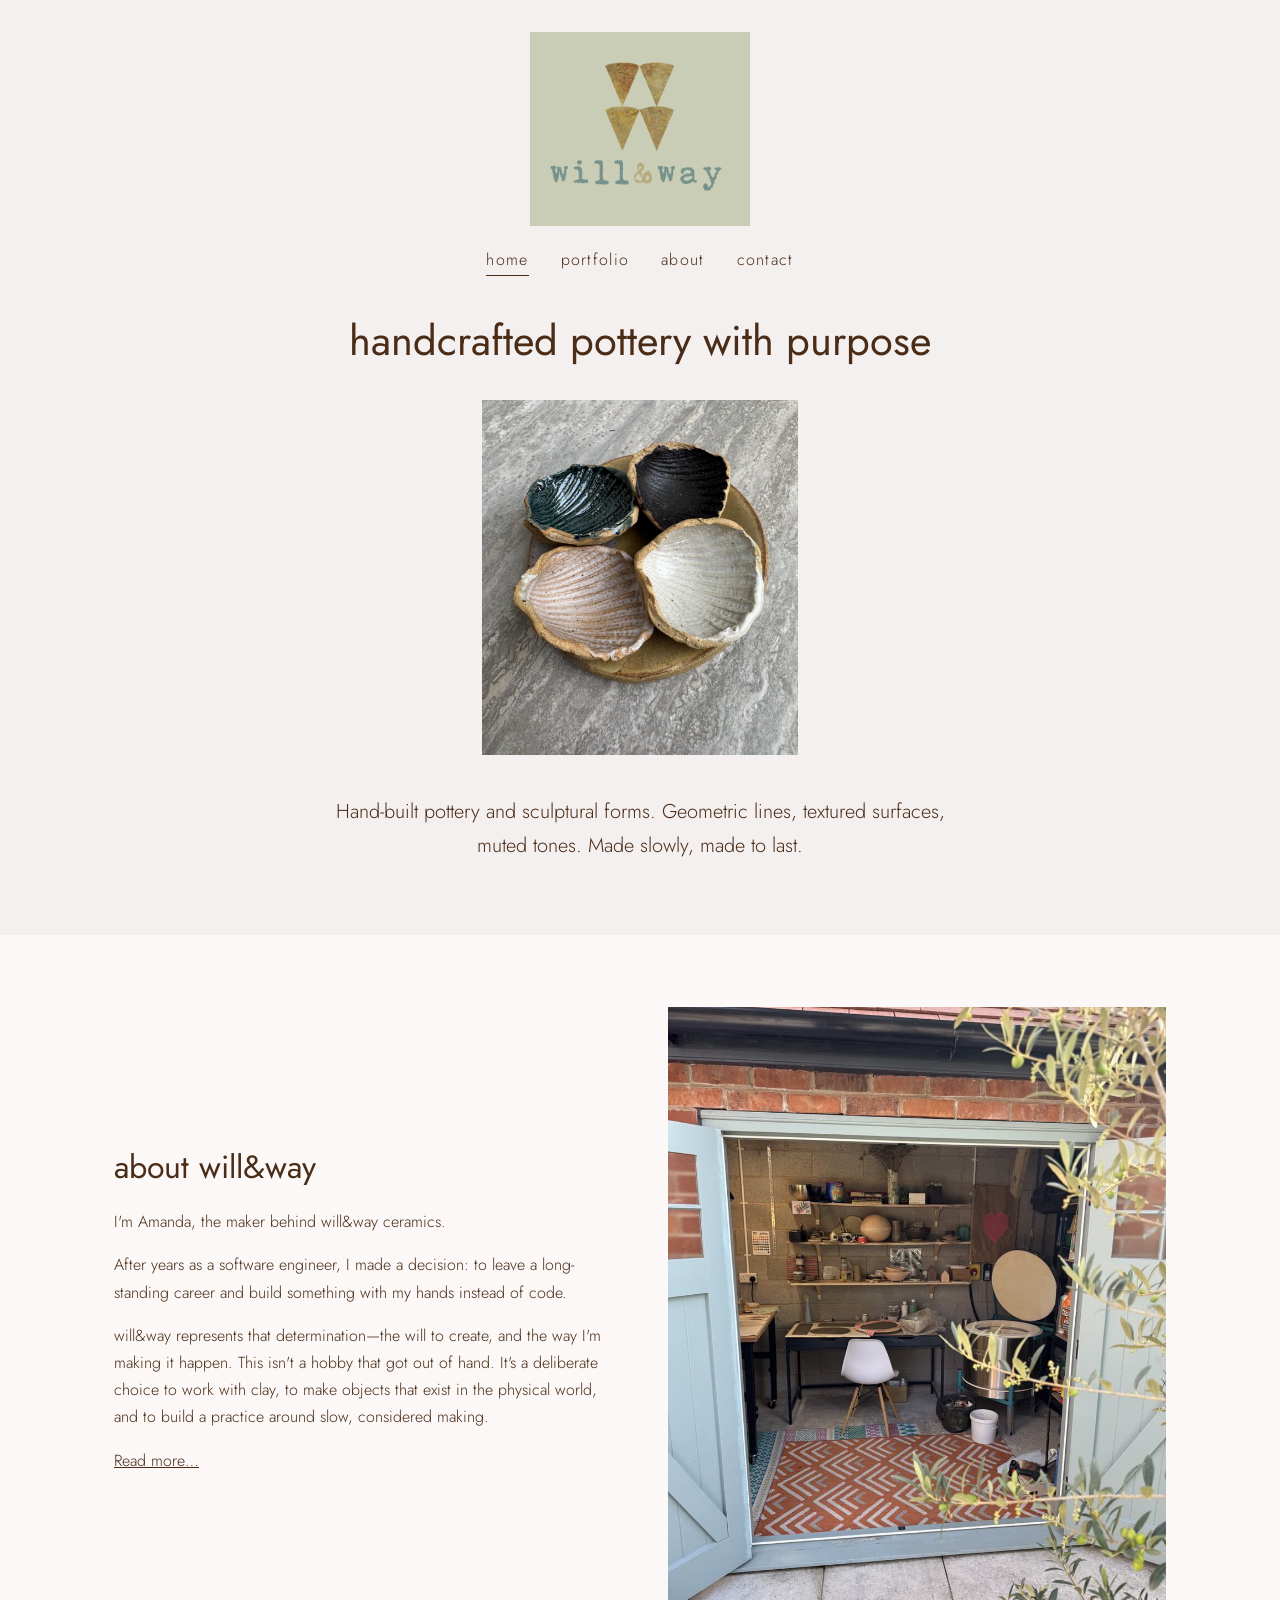
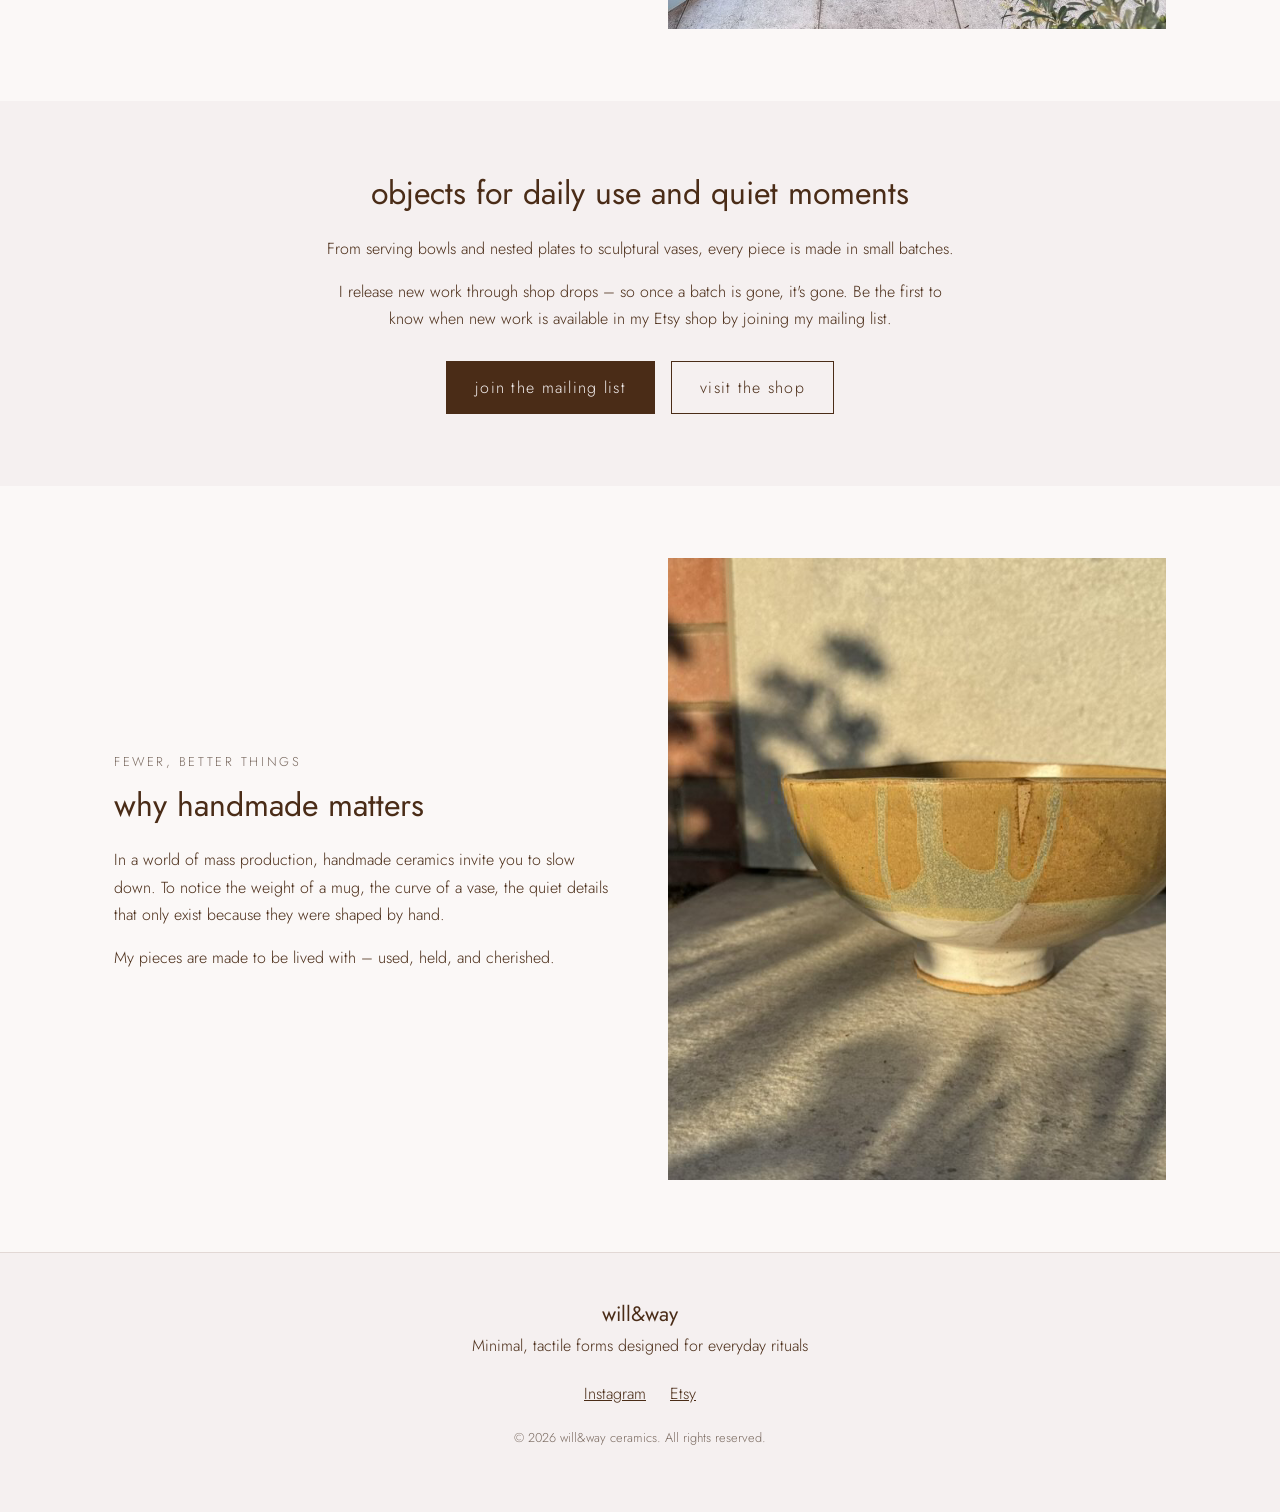
<file: index.html>
<!DOCTYPE html>
<html lang="en-GB">
<head>
  <meta charset="UTF-8">
  <meta name="viewport" content="width=device-width, initial-scale=1.0">
  <title>will&amp;way ceramics – handcrafted pottery with purpose</title>
  <meta name="description" content="Hand-built pottery and sculptural forms, made in small batches in Stockport. Handcrafted ceramics with purpose.">
  <meta property="og:title" content="will&amp;way ceramics">
  <meta property="og:description" content="Hand-built pottery and sculptural forms, made in small batches in Stockport.">
  <meta property="og:image" content="https://willandway.co.uk/images/hero.jpeg">
  <meta property="og:url" content="https://willandway.co.uk/">
  <link rel="preconnect" href="https://fonts.googleapis.com">
  <link rel="preconnect" href="https://fonts.gstatic.com" crossorigin>
  <link href="https://fonts.googleapis.com/css2?family=Jost:wght@300;400&display=swap" rel="stylesheet">
  <link rel="stylesheet" href="/styles.css">
</head>
<body>

  <header class="site-header">
    <div class="wrap">
      <a href="/" class="logo"><img src="/images/logo.png" alt="will&amp;way ceramics"></a>
      <nav>
        <ul class="nav">
          <li><a href="/" aria-current="page">home</a></li>
          <li><a href="/portfolio">portfolio</a></li>
          <li><a href="/about">about</a></li>
          <li><a href="/contact">contact</a></li>
        </ul>
      </nav>
    </div>
  </header>

  <main>
    <section class="hero">
      <div class="wrap">
        <h1>handcrafted pottery with purpose</h1>
        <img class="hero-img" src="/images/hero.jpeg" alt="Hand-built ceramic pieces by will&amp;way">
        <p class="statement">Hand-built pottery and sculptural forms. Geometric lines, textured surfaces, muted tones. Made slowly, made to last.</p>
      </div>
    </section>

    <section class="panel">
      <div class="wrap split">
        <div>
          <h2>about will&amp;way</h2>
          <p>I'm Amanda, the maker behind will&amp;way ceramics.</p>
          <p>After years as a software engineer, I made a decision: to leave a long-standing career and build something with my hands instead of code.</p>
          <p>will&amp;way represents that determination—the will to create, and the way I'm making it happen. This isn't a hobby that got out of hand. It's a deliberate choice to work with clay, to make objects that exist in the physical world, and to build a practice around slow, considered making.</p>
          <p><a href="/about">Read more…</a></p>
        </div>
        <img src="/images/studio.jpeg" alt="The will&amp;way garden studio" loading="lazy">
      </div>
    </section>

    <section>
      <div class="wrap centre">
        <h2>objects for daily use and quiet moments</h2>
        <p>From serving bowls and nested plates to sculptural vases, every piece is made in small batches.</p>
        <p>I release new work through shop drops – so once a batch is gone, it's gone. Be the first to know when new work is available in my Etsy shop by joining my mailing list.</p>
        <div class="buttons">
          <a href="/newsletter" class="btn solid">join the mailing list</a>
          <a href="https://www.etsy.com/uk/shop/willandwayceramics" class="btn">visit the shop</a>
        </div>
      </div>
    </section>

    <section class="panel">
      <div class="wrap split">
        <div>
          <p class="eyebrow">Fewer, better things</p>
          <h2>why handmade matters</h2>
          <p>In a world of mass production, handmade ceramics invite you to slow down. To notice the weight of a mug, the curve of a vase, the quiet details that only exist because they were shaped by hand.</p>
          <p>My pieces are made to be lived with – used, held, and cherished.</p>
        </div>
        <img src="/images/handmade.jpeg" alt="Handmade will&amp;way ceramics in use" loading="lazy">
      </div>
    </section>
  </main>

  <footer>
    <div class="wrap">
      <h3>will&amp;way</h3>
      <p>Minimal, tactile forms designed for everyday rituals</p>
      <div class="social">
        <a href="https://www.instagram.com/willandwayceramics/">Instagram</a>
        <a href="https://willandwayceramics.etsy.com/">Etsy</a>
      </div>
      <p class="small">© 2026 will&amp;way ceramics. All rights reserved.</p>
    </div>
  </footer>

</body>
</html>
</file>
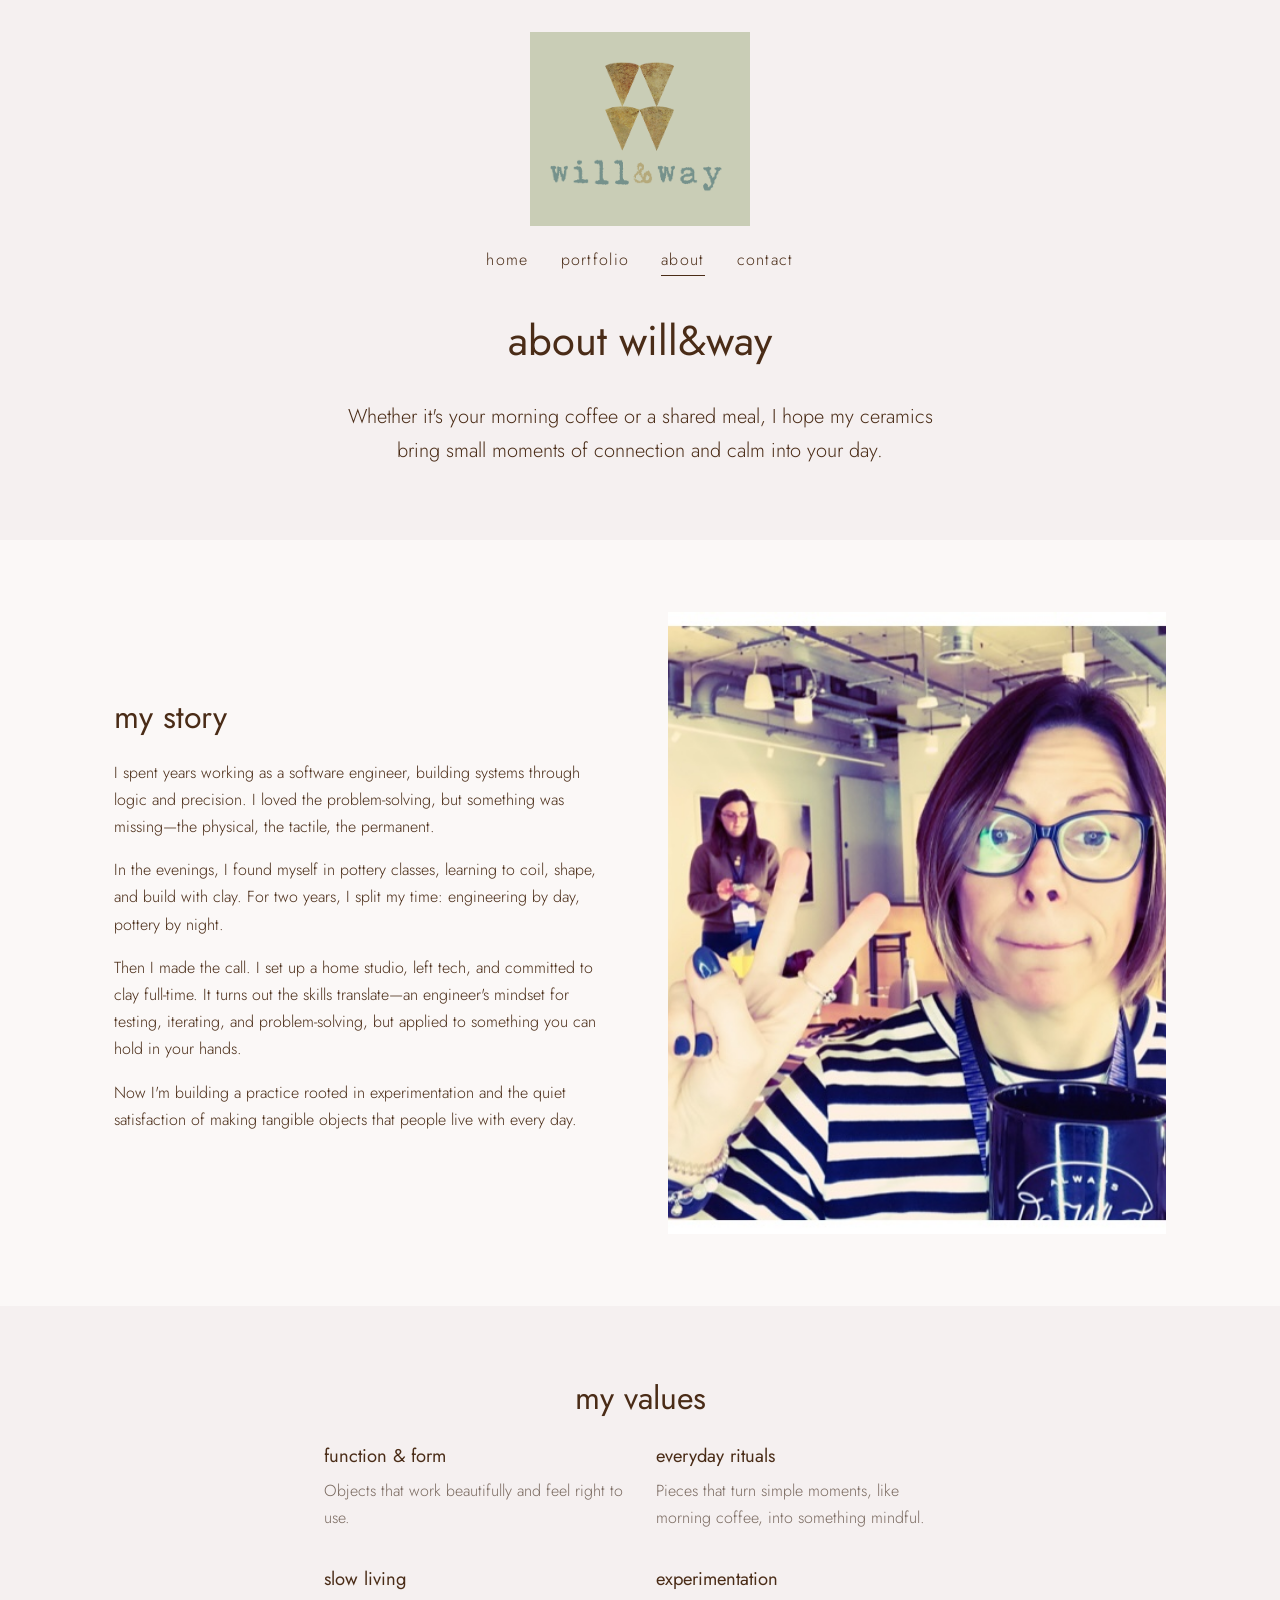
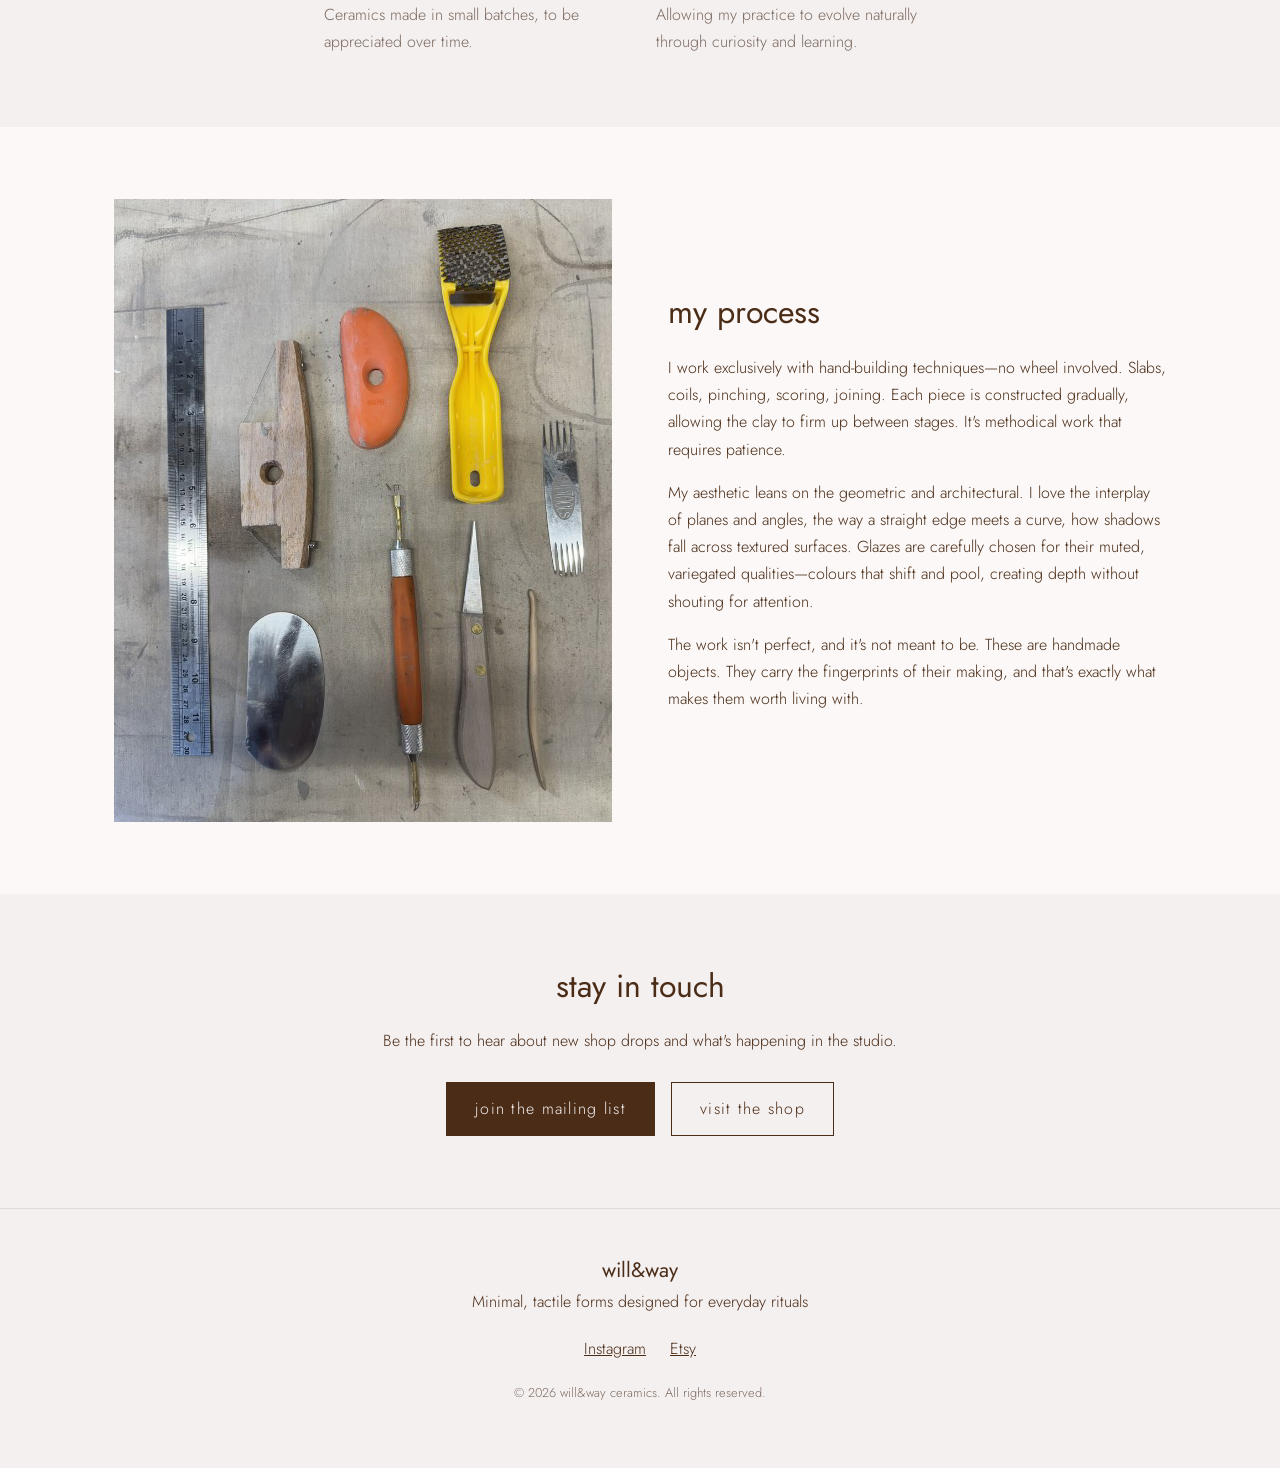
<file: about.html>
<!DOCTYPE html>
<html lang="en-GB">
<head>
  <meta charset="UTF-8">
  <meta name="viewport" content="width=device-width, initial-scale=1.0">
  <title>about – will&amp;way ceramics</title>
  <meta name="description" content="Amanda, the maker behind will&amp;way ceramics: from software engineer to hand-built pottery in Stockport.">
  <meta property="og:title" content="about – will&amp;way ceramics">
  <meta property="og:image" content="https://willandway.co.uk/images/hero.jpeg">
  <meta property="og:url" content="https://willandway.co.uk/about">
  <link rel="preconnect" href="https://fonts.googleapis.com">
  <link rel="preconnect" href="https://fonts.gstatic.com" crossorigin>
  <link href="https://fonts.googleapis.com/css2?family=Jost:wght@300;400&display=swap" rel="stylesheet">
  <link rel="stylesheet" href="/styles.css">
</head>
<body>

  <header class="site-header">
    <div class="wrap">
      <a href="/" class="logo"><img src="/images/logo.png" alt="will&amp;way ceramics"></a>
      <nav>
        <ul class="nav">
          <li><a href="/">home</a></li>
          <li><a href="/portfolio">portfolio</a></li>
          <li><a href="/about" aria-current="page">about</a></li>
          <li><a href="/contact">contact</a></li>
        </ul>
      </nav>
    </div>
  </header>

  <main>
    <section class="hero">
      <div class="wrap centre">
        <h1>about will&amp;way</h1>
        <p class="statement">Whether it's your morning coffee or a shared meal, I hope my ceramics bring small moments of connection and calm into your day.</p>
      </div>
    </section>

    <section class="panel">
      <div class="wrap split">
        <div>
          <h2>my story</h2>
          <p>I spent years working as a software engineer, building systems through logic and precision. I loved the problem-solving, but something was missing—the physical, the tactile, the permanent.</p>
          <p>In the evenings, I found myself in pottery classes, learning to coil, shape, and build with clay. For two years, I split my time: engineering by day, pottery by night.</p>
          <p>Then I made the call. I set up a home studio, left tech, and committed to clay full-time. It turns out the skills translate—an engineer's mindset for testing, iterating, and problem-solving, but applied to something you can hold in your hands.</p>
          <p>Now I'm building a practice rooted in experimentation and the quiet satisfaction of making tangible objects that people live with every day.</p>
        </div>
        <img src="/images/about_story.jpeg" alt="Amanda at work in the will&amp;way studio" loading="lazy">
      </div>
    </section>

    <section>
      <div class="wrap centre">
        <h2>my values</h2>
        <dl class="values">
          <div><dt>function &amp; form</dt><dd>Objects that work beautifully and feel right to use.</dd></div>
          <div><dt>everyday rituals</dt><dd>Pieces that turn simple moments, like morning coffee, into something mindful.</dd></div>
          <div><dt>slow living</dt><dd>Ceramics made in small batches, to be appreciated over time.</dd></div>
          <div><dt>experimentation</dt><dd>Allowing my practice to evolve naturally through curiosity and learning.</dd></div>
        </dl>
      </div>
    </section>

    <section class="panel">
      <div class="wrap split">
        <img src="/images/about-process.jpeg" alt="Hand-built ceramic pieces in progress" loading="lazy">
        <div>
          <h2>my process</h2>
          <p>I work exclusively with hand-building techniques—no wheel involved. Slabs, coils, pinching, scoring, joining. Each piece is constructed gradually, allowing the clay to firm up between stages. It's methodical work that requires patience.</p>
          <p>My aesthetic leans on the geometric and architectural. I love the interplay of planes and angles, the way a straight edge meets a curve, how shadows fall across textured surfaces. Glazes are carefully chosen for their muted, variegated qualities—colours that shift and pool, creating depth without shouting for attention.</p>
          <p>The work isn't perfect, and it's not meant to be. These are handmade objects. They carry the fingerprints of their making, and that's exactly what makes them worth living with.</p>
        </div>
      </div>
    </section>

    <section>
      <div class="wrap centre">
        <h2>stay in touch</h2>
        <p>Be the first to hear about new shop drops and what's happening in the studio.</p>
        <div class="buttons">
          <a href="/newsletter" class="btn solid">join the mailing list</a>
          <a href="https://www.etsy.com/uk/shop/willandwayceramics" class="btn">visit the shop</a>
        </div>
      </div>
    </section>
  </main>

  <footer>
    <div class="wrap">
      <h3>will&amp;way</h3>
      <p>Minimal, tactile forms designed for everyday rituals</p>
      <div class="social">
        <a href="https://www.instagram.com/willandwayceramics/">Instagram</a>
        <a href="https://willandwayceramics.etsy.com/">Etsy</a>
      </div>
      <p class="small">© 2026 will&amp;way ceramics. All rights reserved.</p>
    </div>
  </footer>

</body>
</html>
</file>
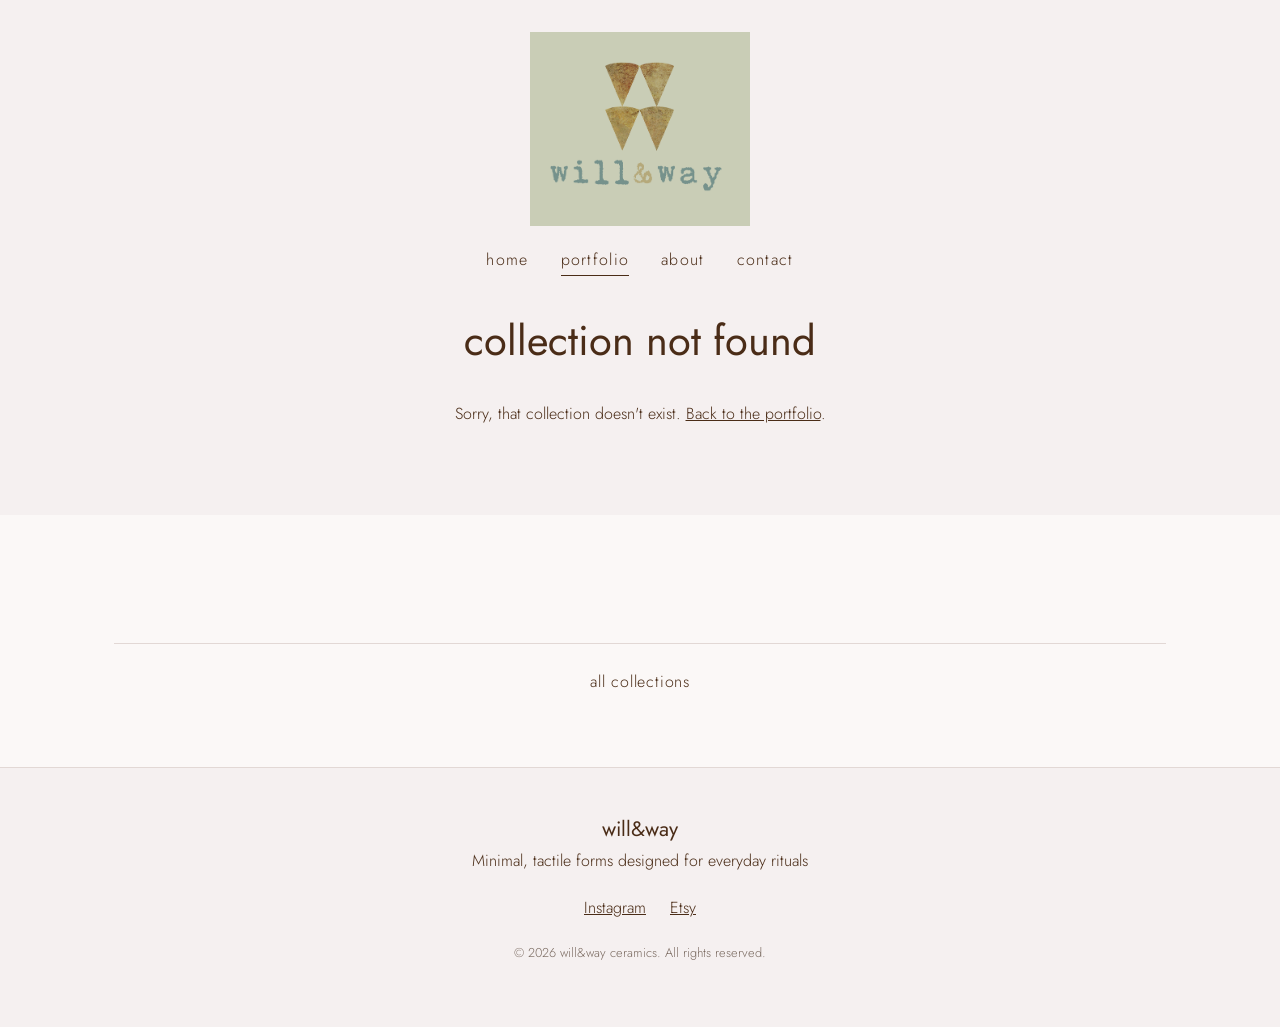
<file: collection.html>
<!DOCTYPE html>
<html lang="en-GB">
<head>
  <meta charset="UTF-8">
  <meta name="viewport" content="width=device-width, initial-scale=1.0">
  <title>portfolio – will&amp;way ceramics</title>
  <meta name="description" content="Hand-built ceramics by will&amp;way, made in small batches in Stockport.">
  <link rel="preconnect" href="https://fonts.googleapis.com">
  <link rel="preconnect" href="https://fonts.gstatic.com" crossorigin>
  <link href="https://fonts.googleapis.com/css2?family=Jost:wght@300;400&display=swap" rel="stylesheet">
  <link rel="stylesheet" href="/styles.css">
</head>
<body>

  <header class="site-header">
    <div class="wrap">
      <a href="/" class="logo"><img src="/images/logo.png" alt="will&amp;way ceramics"></a>
      <nav>
        <ul class="nav">
          <li><a href="/">home</a></li>
          <li><a href="/portfolio" aria-current="page">portfolio</a></li>
          <li><a href="/about">about</a></li>
          <li><a href="/contact">contact</a></li>
        </ul>
      </nav>
    </div>
  </header>

  <main>
    <section class="hero" id="collection">
      <div class="wrap centre">
        <p class="eyebrow"><a href="/portfolio">portfolio</a></p>
        <h1 id="collection-name">&nbsp;</h1>
        <div id="collection-description" class="collection-description"></div>
        <div id="collection-specs" class="specs" hidden>
          <h2>specifications</h2>
          <ul></ul>
        </div>
      </div>
    </section>

    <section class="panel">
      <div class="wrap">
        <div class="gallery" id="gallery"></div>
        <nav class="collection-nav" aria-label="Other collections">
          <a id="prev-collection" href="/portfolio"></a>
          <a href="/portfolio">all collections</a>
          <a id="next-collection" href="/portfolio"></a>
        </nav>
      </div>
    </section>
  </main>

  <footer>
    <div class="wrap">
      <h3>will&amp;way</h3>
      <p>Minimal, tactile forms designed for everyday rituals</p>
      <div class="social">
        <a href="https://www.instagram.com/willandwayceramics/">Instagram</a>
        <a href="https://willandwayceramics.etsy.com/">Etsy</a>
      </div>
      <p class="small">© 2026 will&amp;way ceramics. All rights reserved.</p>
    </div>
  </footer>

  <script src="/collections.js"></script>
  <script src="/portfolio.js"></script>
</body>
</html>
</file>
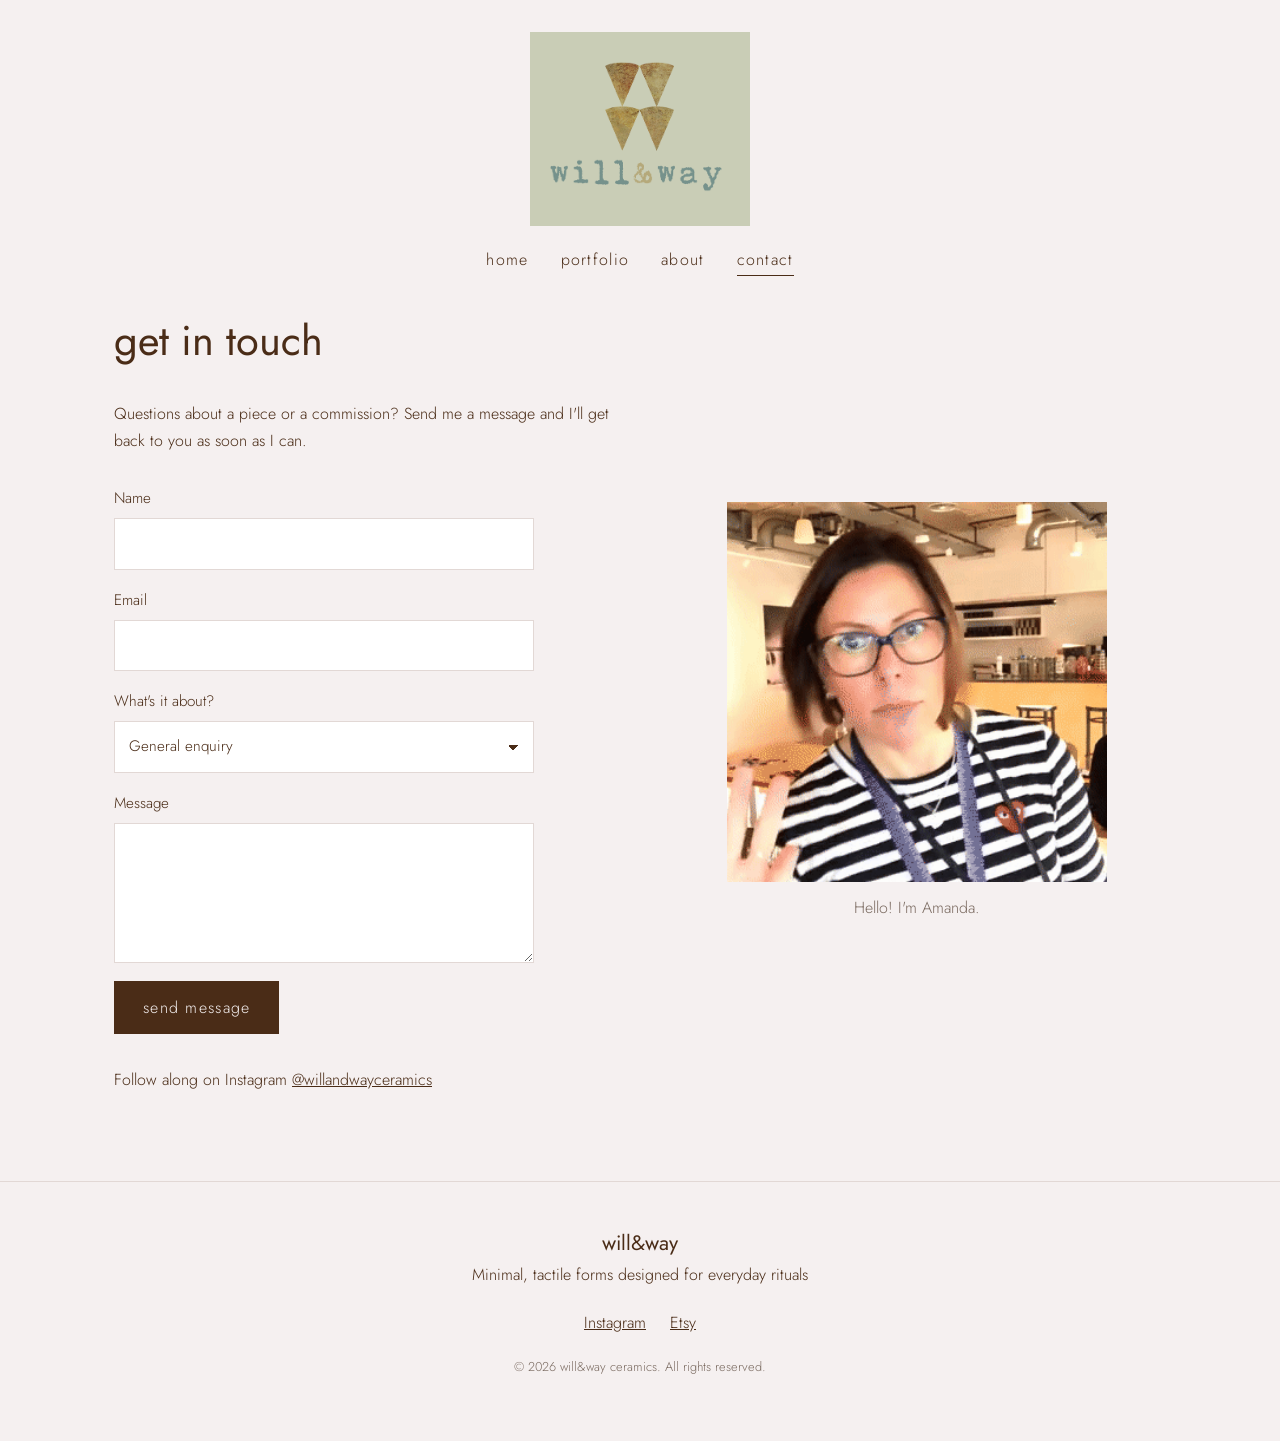
<file: contact.html>
<!DOCTYPE html>
<html lang="en-GB">
<head>
  <meta charset="UTF-8">
  <meta name="viewport" content="width=device-width, initial-scale=1.0">
  <title>contact – will&amp;way ceramics</title>
  <meta name="description" content="Get in touch with will&amp;way ceramics about commissions, orders or anything else.">
  <meta property="og:title" content="contact – will&amp;way ceramics">
  <meta property="og:image" content="https://willandway.co.uk/images/hero.jpeg">
  <meta property="og:url" content="https://willandway.co.uk/contact">
  <link rel="preconnect" href="https://fonts.googleapis.com">
  <link rel="preconnect" href="https://fonts.gstatic.com" crossorigin>
  <link href="https://fonts.googleapis.com/css2?family=Jost:wght@300;400&display=swap" rel="stylesheet">
  <link rel="stylesheet" href="/styles.css">
</head>
<body>

  <header class="site-header">
    <div class="wrap">
      <a href="/" class="logo"><img src="/images/logo.png" alt="will&amp;way ceramics"></a>
      <nav>
        <ul class="nav">
          <li><a href="/">home</a></li>
          <li><a href="/portfolio">portfolio</a></li>
          <li><a href="/about">about</a></li>
          <li><a href="/contact" aria-current="page">contact</a></li>
        </ul>
      </nav>
    </div>
  </header>

  <main>
    <section class="hero">
      <div class="wrap split">
        <div>
          <h1>get in touch</h1>
          <p>Questions about a piece or a commission? Send me a message and I'll get back to you as soon as I can.</p>

          <form name="contact" method="POST" action="/message-sent" netlify netlify-honeypot="bot-field" class="form">
            <input type="hidden" name="subject" value="New enquiry from willandway.co.uk">
            <p class="hidden"><label>Leave this empty: <input name="bot-field"></label></p>
            <label>
              Name
              <input type="text" name="name" autocomplete="name" required>
            </label>
            <label>
              Email
              <input type="email" name="email" autocomplete="email" required>
            </label>
            <label>
              What's it about?
              <select name="enquiry-type">
                <option>General enquiry</option>
                <option>Commission</option>
                <option>An existing order</option>
                <option>Something else</option>
              </select>
            </label>
            <label>
              Message
              <textarea name="message" required></textarea>
            </label>
            <button type="submit" class="btn solid">send message</button>
          </form>

          <p>Follow along on Instagram <a href="https://www.instagram.com/willandwayceramics/">@willandwayceramics</a></p>
        </div>
        <figure class="wave">
          <img src="/images/wave.gif" alt="Amanda, the maker behind will&amp;way, waving hello">
          <figcaption>Hello! I'm Amanda.</figcaption>
        </figure>
      </div>
    </section>
  </main>

  <footer>
    <div class="wrap">
      <h3>will&amp;way</h3>
      <p>Minimal, tactile forms designed for everyday rituals</p>
      <div class="social">
        <a href="https://www.instagram.com/willandwayceramics/">Instagram</a>
        <a href="https://willandwayceramics.etsy.com/">Etsy</a>
      </div>
      <p class="small">© 2026 will&amp;way ceramics. All rights reserved.</p>
    </div>
  </footer>

</body>
</html>
</file>
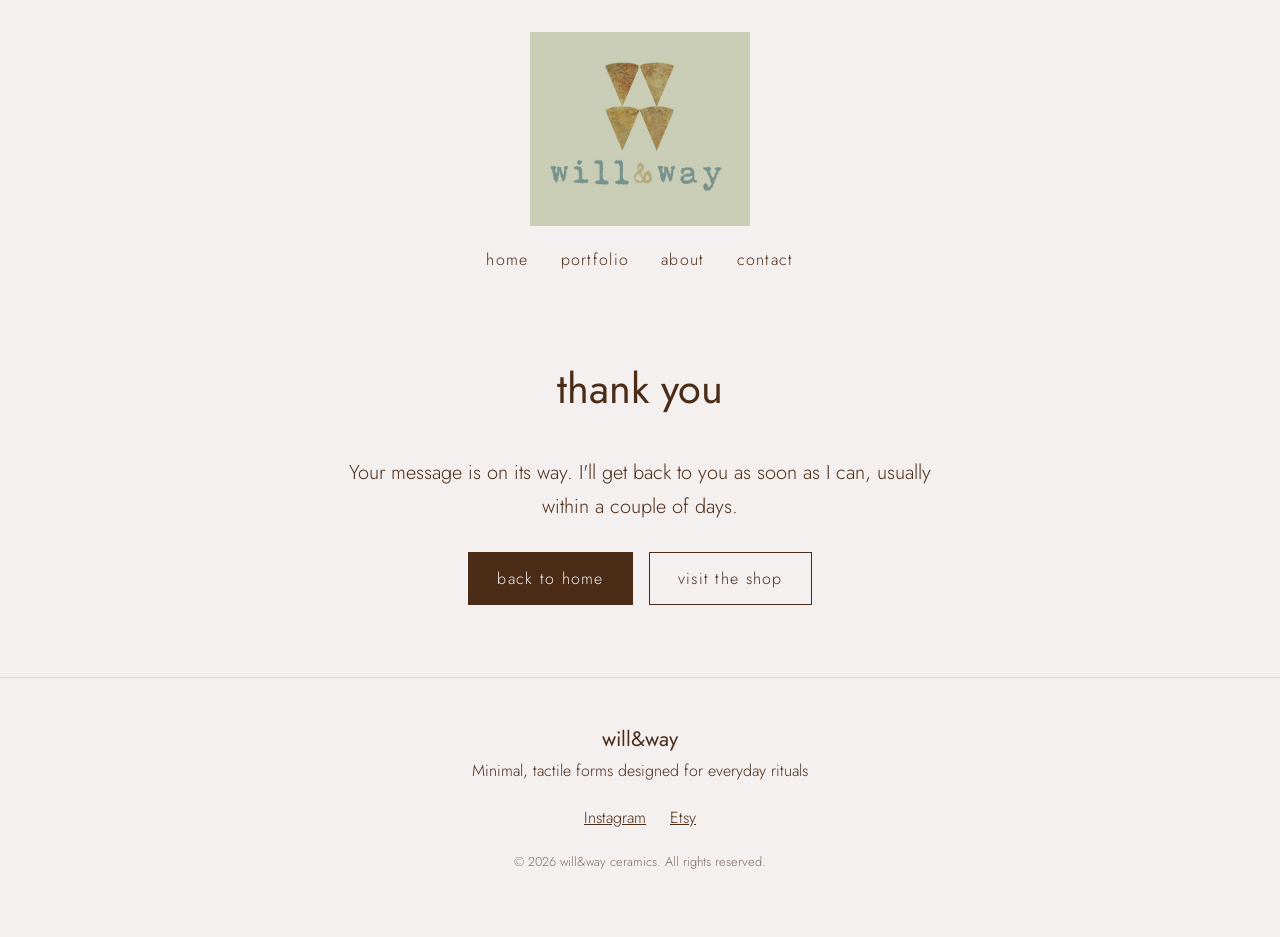
<file: message-sent.html>
<!DOCTYPE html>
<html lang="en-GB">
<head>
  <meta charset="UTF-8">
  <meta name="viewport" content="width=device-width, initial-scale=1.0">
  <title>message sent – will&amp;way ceramics</title>
  <meta name="robots" content="noindex">
  <link rel="preconnect" href="https://fonts.googleapis.com">
  <link rel="preconnect" href="https://fonts.gstatic.com" crossorigin>
  <link href="https://fonts.googleapis.com/css2?family=Jost:wght@300;400&display=swap" rel="stylesheet">
  <link rel="stylesheet" href="/styles.css">
</head>
<body>

  <header class="site-header">
    <div class="wrap">
      <a href="/" class="logo"><img src="/images/logo.png" alt="will&amp;way ceramics"></a>
      <nav>
        <ul class="nav">
          <li><a href="/">home</a></li>
          <li><a href="/portfolio">portfolio</a></li>
          <li><a href="/about">about</a></li>
          <li><a href="/contact">contact</a></li>
        </ul>
      </nav>
    </div>
  </header>

  <main>
    <section>
      <div class="wrap centre">
        <h1>thank you</h1>
        <p class="statement">Your message is on its way. I'll get back to you as soon as I can, usually within a couple of days.</p>
        <div class="buttons">
          <a href="/" class="btn solid">back to home</a>
          <a href="https://www.etsy.com/uk/shop/willandwayceramics" class="btn">visit the shop</a>
        </div>
      </div>
    </section>
  </main>

  <footer>
    <div class="wrap">
      <h3>will&amp;way</h3>
      <p>Minimal, tactile forms designed for everyday rituals</p>
      <div class="social">
        <a href="https://www.instagram.com/willandwayceramics/">Instagram</a>
        <a href="https://willandwayceramics.etsy.com/">Etsy</a>
      </div>
      <p class="small">© 2026 will&amp;way ceramics. All rights reserved.</p>
    </div>
  </footer>

</body>
</html>
</file>
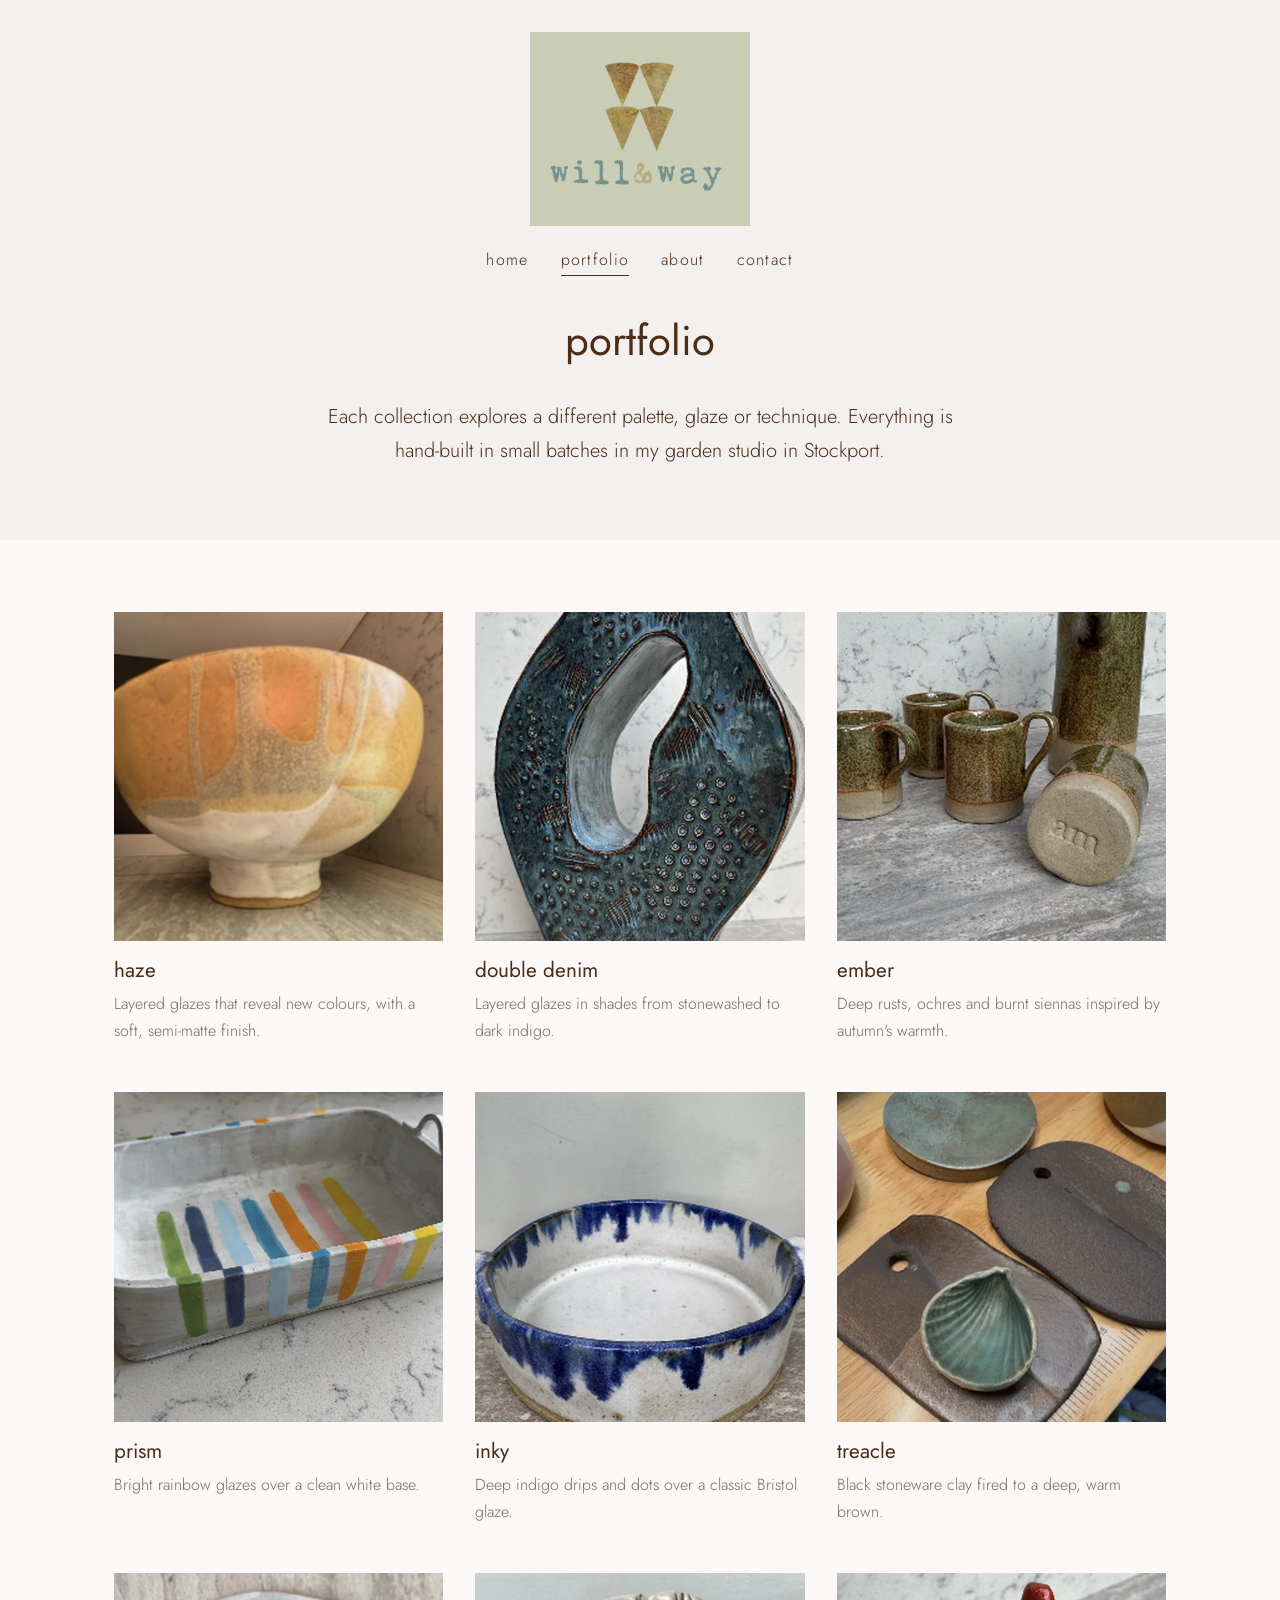
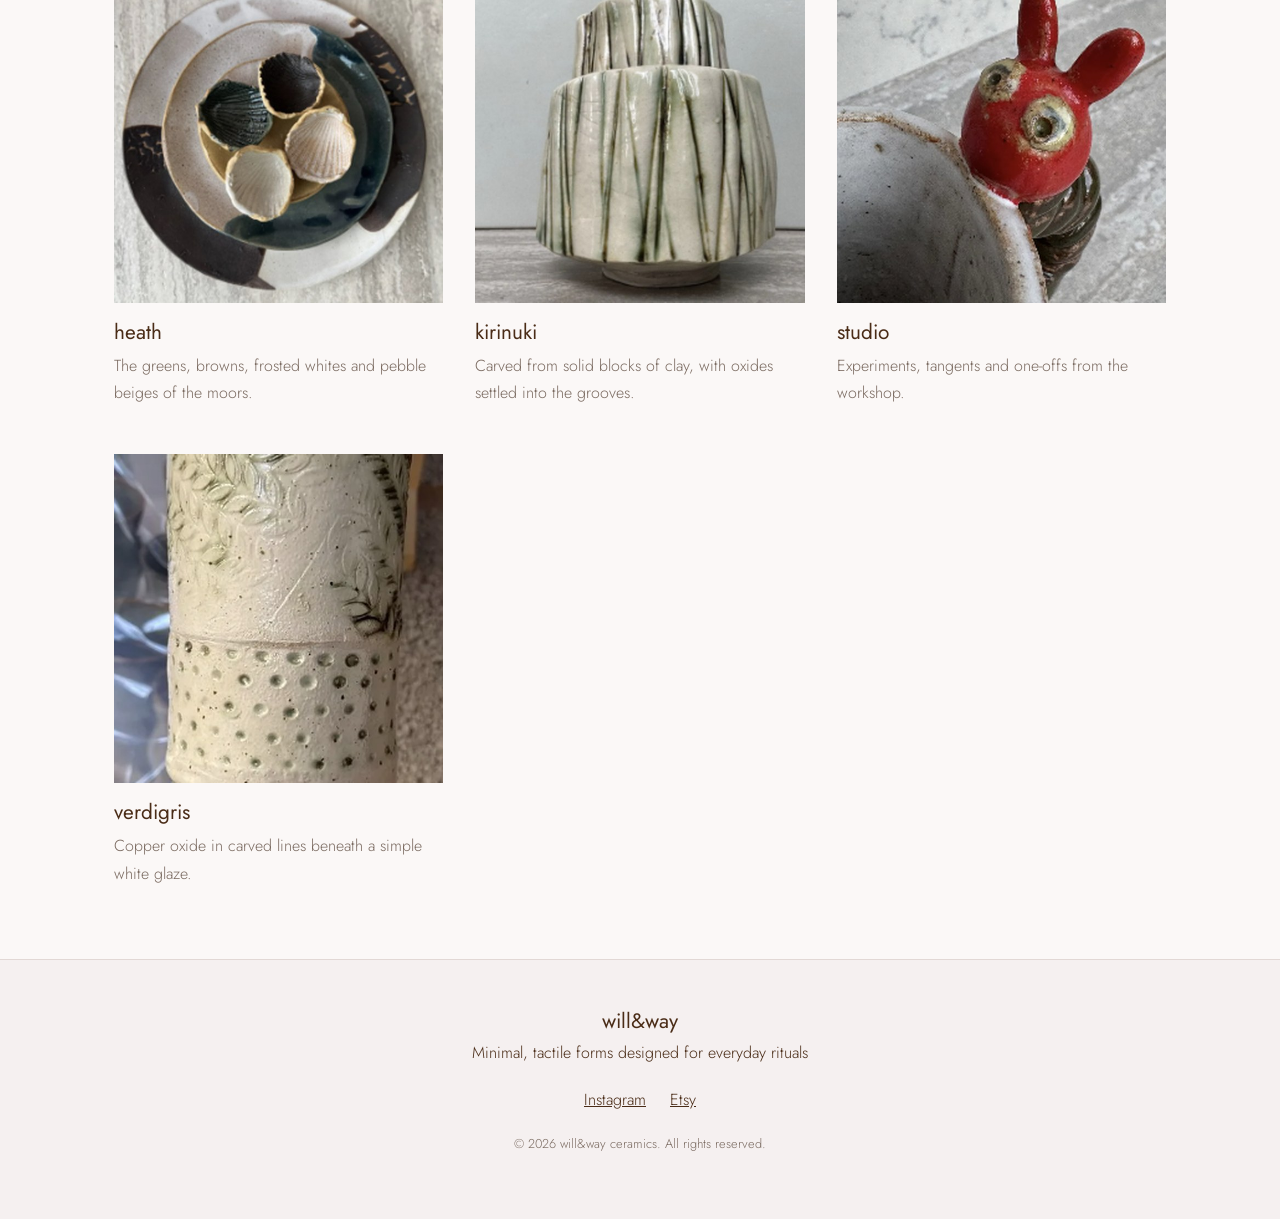
<file: portfolio.html>
<!DOCTYPE html>
<html lang="en-GB">
<head>
  <meta charset="UTF-8">
  <meta name="viewport" content="width=device-width, initial-scale=1.0">
  <title>portfolio – will&amp;way ceramics</title>
  <meta name="description" content="Collections of hand-built ceramics by will&amp;way, made in small batches in Stockport.">
  <link rel="preconnect" href="https://fonts.googleapis.com">
  <link rel="preconnect" href="https://fonts.gstatic.com" crossorigin>
  <link href="https://fonts.googleapis.com/css2?family=Jost:wght@300;400&display=swap" rel="stylesheet">
  <link rel="stylesheet" href="/styles.css">
</head>
<body>

  <header class="site-header">
    <div class="wrap">
      <a href="/" class="logo"><img src="/images/logo.png" alt="will&amp;way ceramics"></a>
      <nav>
        <ul class="nav">
          <li><a href="/">home</a></li>
          <li><a href="/portfolio" aria-current="page">portfolio</a></li>
          <li><a href="/about">about</a></li>
          <li><a href="/contact">contact</a></li>
        </ul>
      </nav>
    </div>
  </header>

  <main>
    <section class="hero">
      <div class="wrap centre">
        <h1>portfolio</h1>
        <!-- Your introduction text: edit or add paragraphs here -->
        <p class="statement">Each collection explores a different palette, glaze or technique. Everything is hand-built in small batches in my garden studio in Stockport.</p>
      </div>
    </section>

    <section class="panel">
      <div class="wrap">
        <div class="collection-grid" id="collection-grid"></div>
      </div>
    </section>
  </main>

  <footer>
    <div class="wrap">
      <h3>will&amp;way</h3>
      <p>Minimal, tactile forms designed for everyday rituals</p>
      <div class="social">
        <a href="https://www.instagram.com/willandwayceramics/">Instagram</a>
        <a href="https://willandwayceramics.etsy.com/">Etsy</a>
      </div>
      <p class="small">© 2026 will&amp;way ceramics. All rights reserved.</p>
    </div>
  </footer>

  <script src="/collections.js"></script>
  <script src="/portfolio.js"></script>
</body>
</html>
</file>
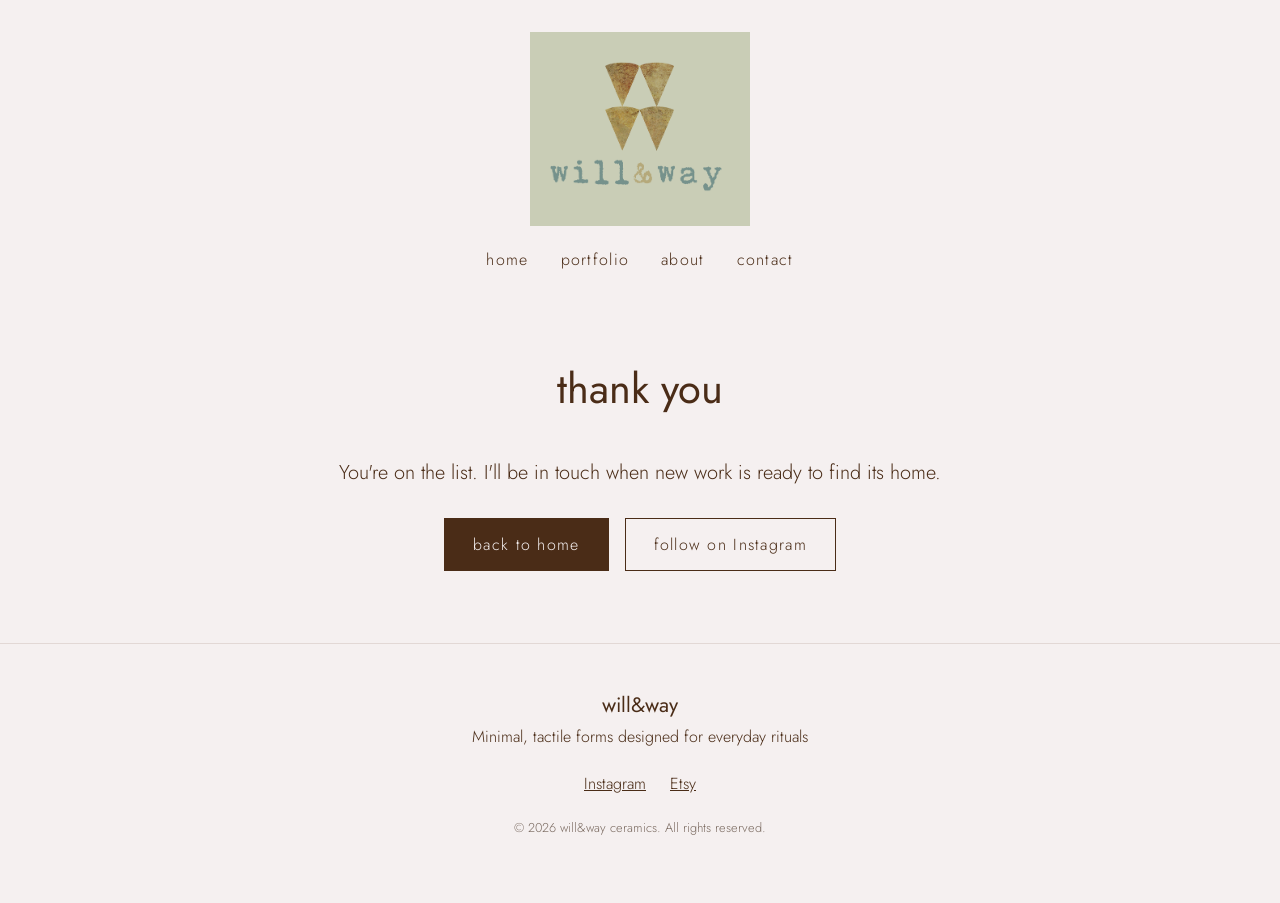
<file: thank-you.html>
<!DOCTYPE html>
<html lang="en-GB">
<head>
  <meta charset="UTF-8">
  <meta name="viewport" content="width=device-width, initial-scale=1.0">
  <title>thank you – will&amp;way ceramics</title>
  <meta name="robots" content="noindex">
  <link rel="preconnect" href="https://fonts.googleapis.com">
  <link rel="preconnect" href="https://fonts.gstatic.com" crossorigin>
  <link href="https://fonts.googleapis.com/css2?family=Jost:wght@300;400&display=swap" rel="stylesheet">
  <link rel="stylesheet" href="/styles.css">
</head>
<body>

  <header class="site-header">
    <div class="wrap">
      <a href="/" class="logo"><img src="/images/logo.png" alt="will&amp;way ceramics"></a>
      <nav>
        <ul class="nav">
          <li><a href="/">home</a></li>
          <li><a href="/portfolio">portfolio</a></li>
          <li><a href="/about">about</a></li>
          <li><a href="/contact">contact</a></li>
        </ul>
      </nav>
    </div>
  </header>

  <main>
    <section>
      <div class="wrap centre">
        <h1>thank you</h1>
        <p class="statement">You're on the list. I'll be in touch when new work is ready to find its home.</p>
        <div class="buttons">
          <a href="/" class="btn solid">back to home</a>
          <a href="https://www.instagram.com/willandwayceramics/" class="btn">follow on Instagram</a>
        </div>
      </div>
    </section>
  </main>

  <footer>
    <div class="wrap">
      <h3>will&amp;way</h3>
      <p>Minimal, tactile forms designed for everyday rituals</p>
      <div class="social">
        <a href="https://www.instagram.com/willandwayceramics/">Instagram</a>
        <a href="https://willandwayceramics.etsy.com/">Etsy</a>
      </div>
      <p class="small">© 2026 will&amp;way ceramics. All rights reserved.</p>
    </div>
  </footer>

</body>
</html>
</file>
<file: styles.css>
:root {
  --bg: #f5f0f0;
  --text: #4a2c17;
  --muted: #7a6a60;
  --line: #e2d8d5;
  --panel: #fbf8f7;
}

* { margin: 0; padding: 0; box-sizing: border-box; }

body {
  font-family: 'Jost', sans-serif;
  font-weight: 300;
  line-height: 1.7;
  background: var(--bg);
  color: var(--text);
}

img { max-width: 100%; display: block; }
a { color: inherit; }
.wrap { max-width: 1100px; margin: 0 auto; padding: 0 24px; }

/* Header and navigation */
.site-header { padding: 32px 0 16px; text-align: center; }
.logo img { width: 220px; margin: 0 auto 20px; }
.nav { list-style: none; display: flex; justify-content: center; flex-wrap: wrap; gap: 8px 32px; }
.nav a {
  text-decoration: none;
  letter-spacing: 0.08em;
  padding-bottom: 4px;
  border-bottom: 1px solid transparent;
  transition: border-color 0.2s;
}
.nav a:hover, .nav a[aria-current="page"] { border-bottom-color: var(--text); }

/* Typography */
h1, h2, h3 { font-weight: 400; line-height: 1.3; text-transform: lowercase; }
h1 { font-size: clamp(1.8rem, 4vw, 2.6rem); }
h2 { font-size: clamp(1.5rem, 3vw, 2rem); margin-bottom: 20px; }
p { margin-bottom: 16px; }
.eyebrow {
  text-transform: uppercase;
  letter-spacing: 0.2em;
  font-size: 0.8rem;
  color: var(--muted);
  margin-bottom: 12px;
}

/* Sections */
section { padding: 72px 0; }
.panel { background: var(--panel); }
.centre { text-align: center; max-width: 680px; margin: 0 auto; }

.hero { text-align: center; padding-top: 24px; }
.hero h1 { margin-bottom: 32px; }
.hero img { width: 100%; max-height: 640px; object-fit: cover; }
/* Home page hero image: change 30% to resize it (100% = full width) */
.hero .hero-img { width: 30%; min-width: 260px; max-height: none; margin: 0 auto; }
.hero .split { text-align: left; }
.statement { max-width: 640px; margin: 40px auto 0; font-size: 1.25rem; }
.hero .centre .statement { margin-top: 0; }

.split { display: grid; grid-template-columns: 1fr 1fr; gap: 56px; align-items: center; }
.split img { width: 100%; aspect-ratio: 4 / 5; object-fit: cover; }

/* Values list (about page) */
.values { display: grid; grid-template-columns: 1fr 1fr; gap: 32px; text-align: left; margin-top: 12px; }
.values dt { font-weight: 400; font-size: 1.15rem; margin-bottom: 6px; text-transform: lowercase; }
.values dd { color: var(--muted); }

/* Buttons */
.buttons { display: flex; gap: 16px; justify-content: center; flex-wrap: wrap; margin-top: 28px; }
.btn {
  display: inline-block;
  padding: 12px 28px;
  border: 1px solid var(--text);
  text-decoration: none;
  letter-spacing: 0.08em;
  font: inherit;
  cursor: pointer;
  transition: background 0.2s, color 0.2s;
}
.btn:hover { background: var(--text); color: var(--bg); }
.btn.solid { background: var(--text); color: var(--bg); }
.btn.solid:hover { background: transparent; color: var(--text); }

/* Forms */
.form { display: grid; gap: 18px; max-width: 420px; margin: 32px 0; }
.form label { display: grid; gap: 6px; font-size: 0.95rem; }
.form input, .form textarea, .form select {
  font: inherit;
  color: var(--text);
  background: #fff;
  border: 1px solid var(--line);
  border-radius: 0;
  padding: 12px 14px;
  width: 100%;
}
.form select {
  appearance: none;
  background-image: linear-gradient(45deg, transparent 50%, var(--text) 50%), linear-gradient(135deg, var(--text) 50%, transparent 50%);
  background-position: calc(100% - 20px) 50%, calc(100% - 15px) 50%;
  background-size: 5px 5px;
  background-repeat: no-repeat;
  padding-right: 40px;
}
.form input:focus, .form textarea:focus, .form select:focus { outline: none; border-color: var(--text); }
.form textarea { min-height: 140px; resize: vertical; }
.form .btn { justify-self: start; }
.form .small { margin: 0; }
.hidden { display: none; }

/* Footer */
footer { border-top: 1px solid var(--line); padding: 48px 0; text-align: center; }
footer h3 { font-size: 1.3rem; margin-bottom: 4px; }
.social { display: flex; gap: 24px; justify-content: center; margin: 20px 0; }
.small { color: var(--muted); font-size: 0.8rem; }

/* Mobile */
@media (max-width: 760px) {
  section { padding: 48px 0; }
  .split { grid-template-columns: 1fr; gap: 32px; }
  .values { grid-template-columns: 1fr; }
}

/* Portfolio */
.square { aspect-ratio: 1 / 1; overflow: hidden; background: var(--line); display: block; width: 100%; border: 0; padding: 0; }
.square img { width: 100%; height: 100%; object-fit: cover; transition: transform 0.4s; }
.collection-grid { display: grid; grid-template-columns: repeat(auto-fill, minmax(260px, 1fr)); gap: 48px 32px; }
.card { text-decoration: none; display: block; }
.card h3 { font-size: 1.3rem; margin: 16px 0 6px; }
.card p { color: var(--muted); margin: 0; }
.card:hover img, .gallery button:hover img { transform: scale(1.03); }
.collection-description { text-align: left; margin-top: 8px; }
.eyebrow a { text-decoration: none; }
.gallery { display: grid; grid-template-columns: repeat(auto-fill, minmax(240px, 1fr)); gap: 16px; }
.gallery button { cursor: zoom-in; }
.collection-nav { display: flex; justify-content: space-between; gap: 16px; flex-wrap: wrap; margin-top: 56px; padding-top: 24px; border-top: 1px solid var(--line); }
.collection-nav a { text-decoration: none; letter-spacing: 0.05em; }

/* Lightbox */
.lightbox { position: fixed; inset: 0; background: rgba(30, 20, 14, 0.92); display: flex; align-items: center; justify-content: center; z-index: 100; padding: 48px 16px; }
.lightbox img { max-width: 100%; max-height: 100%; object-fit: contain; }
.lightbox button { position: absolute; background: none; border: 0; color: #fff; font: inherit; font-size: 2.5rem; line-height: 1; cursor: pointer; padding: 12px 16px; }
.lb-close { top: 8px; right: 8px; }
.lb-prev { left: 4px; top: 50%; transform: translateY(-50%); }
.lb-next { right: 4px; top: 50%; transform: translateY(-50%); }
.specs { text-align: left; margin-top: 32px; padding-top: 24px; border-top: 1px solid var(--line); }
.specs h2 { font-size: 1.2rem; margin-bottom: 12px; }
.specs ul { padding-left: 1.2em; color: var(--muted); }
.specs li { margin-bottom: 6px; }

/* Contact page waving GIF */
.wave { max-width: 380px; width: 100%; justify-self: center; text-align: center; }
.split .wave img { aspect-ratio: 1 / 1; object-fit: cover; }
.wave figcaption { margin-top: 12px; color: var(--muted); }
</file>
